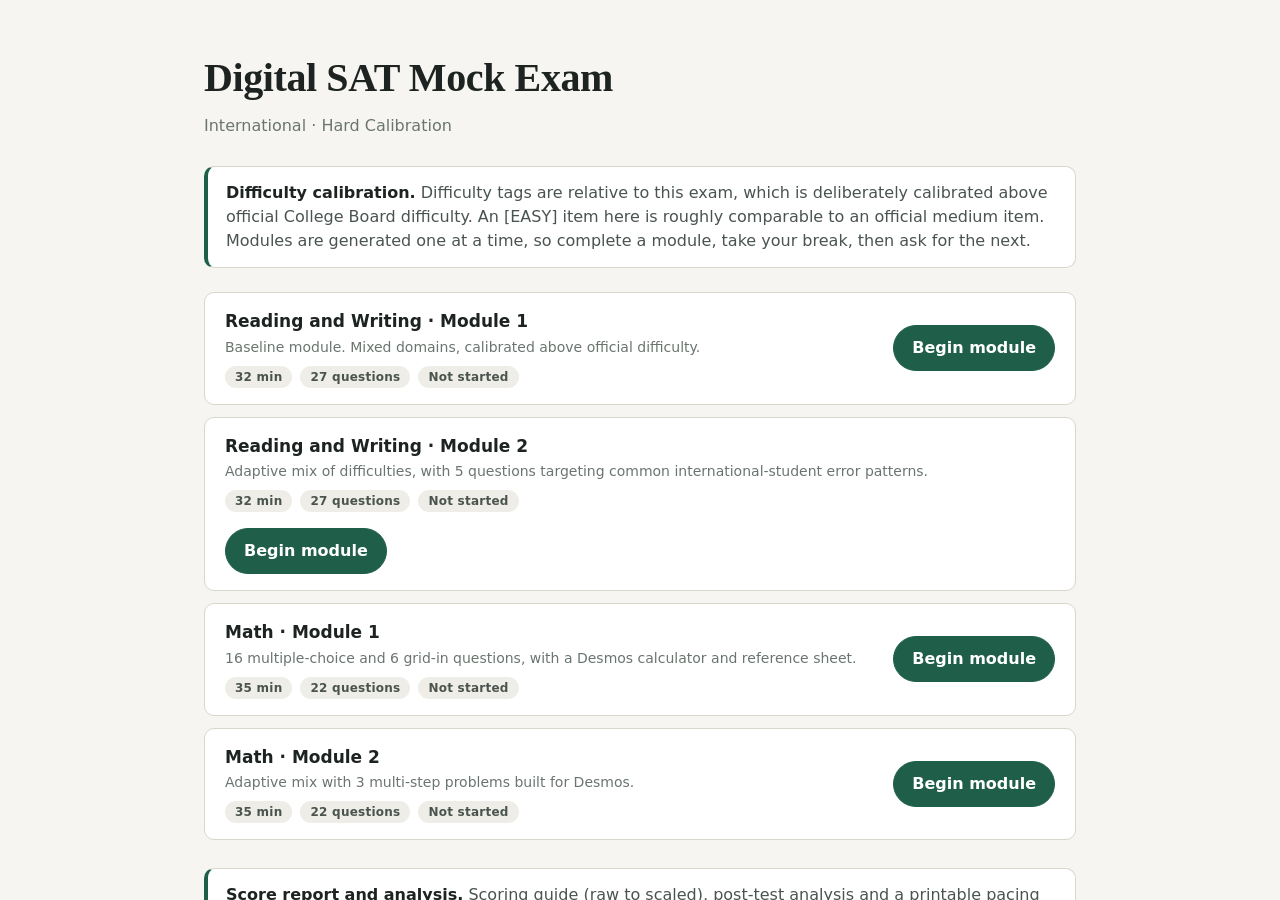
<file: index.html>
<!doctype html>
<html lang="en">
<head>
  <meta charset="utf-8">
  <meta name="viewport" content="width=device-width, initial-scale=1">
  <title>Digital SAT Mock Exam</title>
  <meta name="description" content="Full-length adaptive Digital SAT mock exam for international students, with timed modules, review and explanations.">
  <link rel="stylesheet" href="css/styles.css">
</head>
<body>
  <div id="app" aria-live="polite"><p style="padding:24px">Loading exam…</p></div>
  <noscript>This exam needs JavaScript.</noscript>
  <!-- data/bundle.js is generated by tools/build-bundle.mjs so the exam also works when opened from disk. -->
  <script src="data/bundle.js" onerror="void 0"></script>
  <script src="js/app.js"></script>
</body>
</html>
</file>
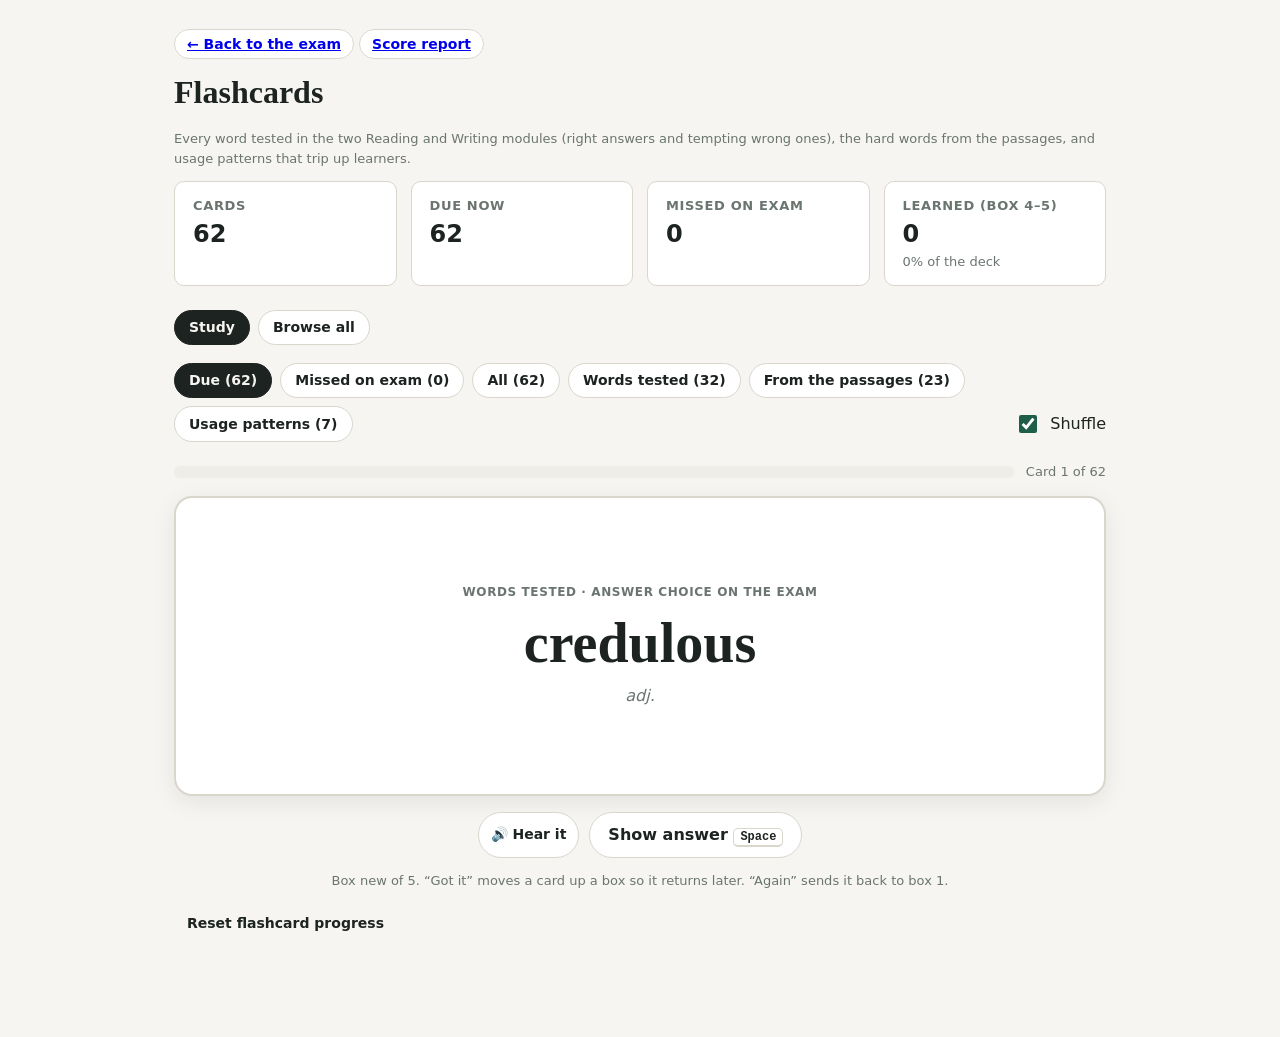
<file: flashcards.html>
<!doctype html>
<html lang="en">
<head>
  <meta charset="utf-8">
  <meta name="viewport" content="width=device-width, initial-scale=1">
  <title>SAT Vocabulary Flashcards</title>
  <meta name="description" content="Spaced-repetition flashcards for the vocabulary and usage patterns in the Digital SAT mock exam.">
  <link rel="stylesheet" href="css/styles.css">
</head>
<body class="report-page">
  <main id="cards" class="report" aria-live="polite"><p>Loading flashcards…</p></main>
  <noscript>This page needs JavaScript.</noscript>
  <script src="data/bundle.js" onerror="void 0"></script>
  <script src="js/scoring.js"></script>
  <script src="js/flashcards.js"></script>
</body>
</html>
</file>
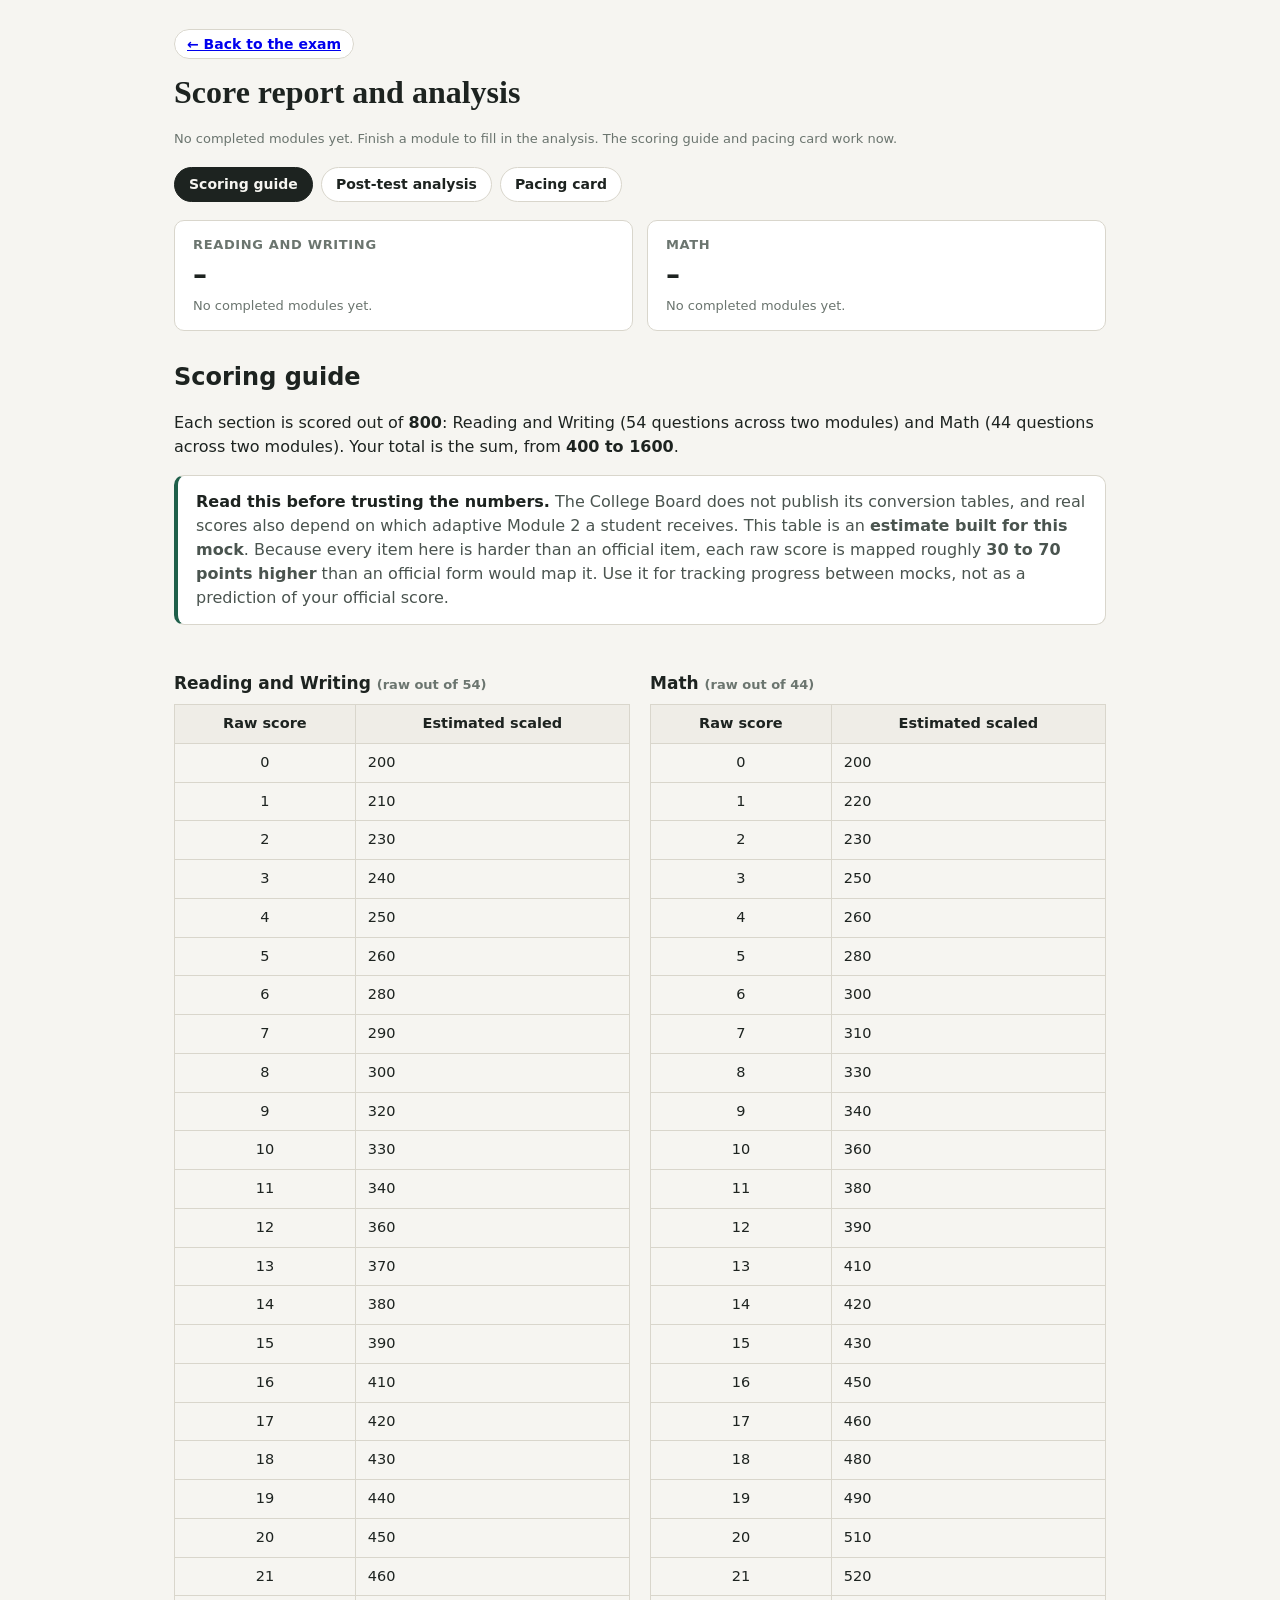
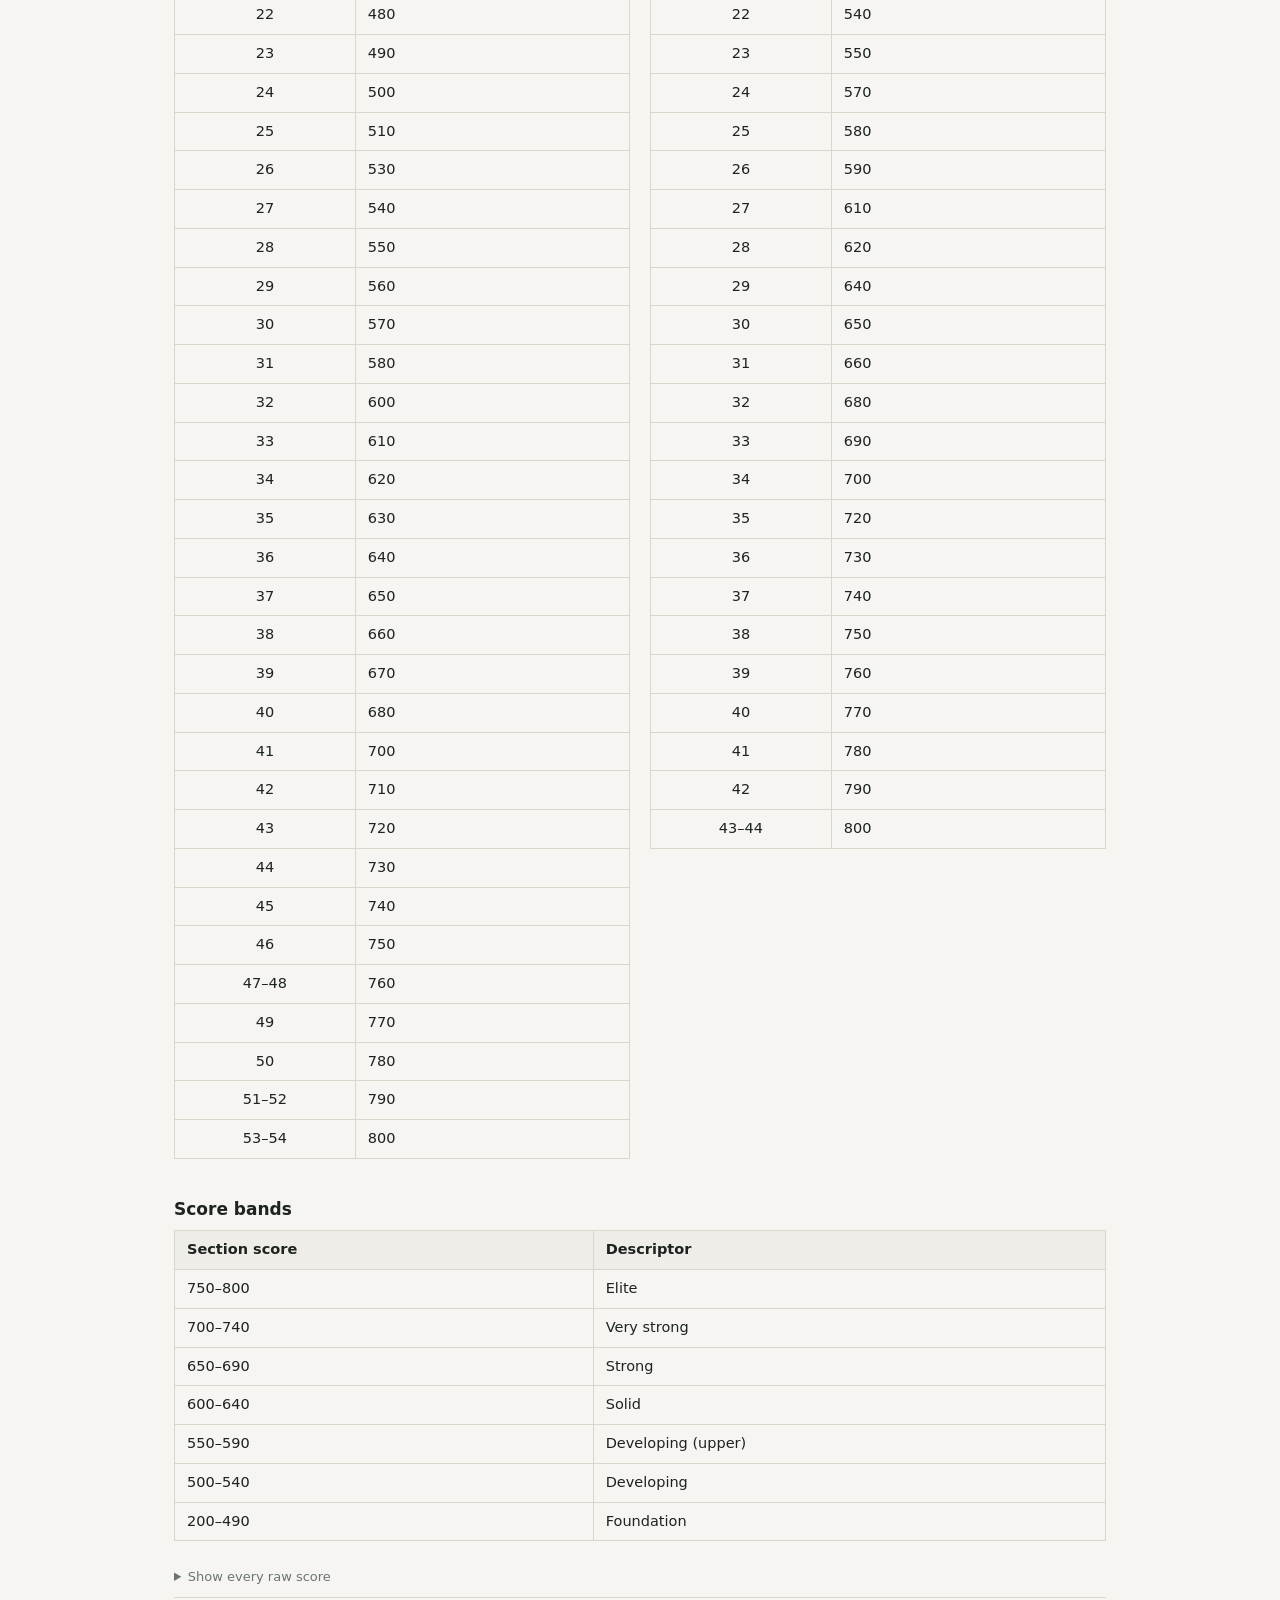
<file: report.html>
<!doctype html>
<html lang="en">
<head>
  <meta charset="utf-8">
  <meta name="viewport" content="width=device-width, initial-scale=1">
  <title>Score Report and Analysis</title>
  <meta name="description" content="Scoring guide, post-test analysis and printable pacing card for the Digital SAT mock exam.">
  <link rel="stylesheet" href="css/styles.css">
</head>
<body class="report-page">
  <main id="report" class="report" aria-live="polite"><p>Loading report…</p></main>
  <noscript>This report needs JavaScript.</noscript>
  <script src="data/bundle.js" onerror="void 0"></script>
  <script src="js/scoring.js"></script>
  <script src="js/report.js"></script>
</body>
</html>
</file>
<file: css/styles.css>
:root {
  --bg: #f6f5f1;
  --surface: #ffffff;
  --surface-2: #efede7;
  --ink: #1d2320;
  --ink-2: #4a544f;
  --ink-3: #6b756f;
  --line: #d9d6cc;
  --accent: #1f5f4a;
  --accent-ink: #ffffff;
  --accent-soft: #dcebe4;
  --flag: #b4530f;
  --flag-soft: #f8e6d6;
  --ok: #1f7a4d;
  --ok-soft: #dcf0e4;
  --bad: #a83232;
  --bad-soft: #f6dede;
  --focus: #1f5f4a;
  --serif: Georgia, "Source Serif Pro", "Times New Roman", serif;
  --sans: system-ui, -apple-system, "Segoe UI", Roboto, "Helvetica Neue", Arial, sans-serif;
  --radius: 10px;
  color-scheme: light;
}

@media (prefers-color-scheme: dark) {
  :root:not([data-theme="light"]) {
    --bg: #14181a;
    --surface: #1c2123;
    --surface-2: #252b2e;
    --ink: #e8ece9;
    --ink-2: #b4beb8;
    --ink-3: #93a09a;
    --line: #333b3e;
    --accent: #5fbf9a;
    --accent-ink: #0d1a15;
    --accent-soft: #1d3a2f;
    --flag: #e39a5b;
    --flag-soft: #3a2a1b;
    --ok: #62c48d;
    --ok-soft: #1a3527;
    --bad: #ee8a8a;
    --bad-soft: #3d2222;
    --focus: #5fbf9a;
    color-scheme: dark;
  }
}

:root[data-theme="dark"] {
  --bg: #14181a;
  --surface: #1c2123;
  --surface-2: #252b2e;
  --ink: #e8ece9;
  --ink-2: #b4beb8;
  --ink-3: #93a09a;
  --line: #333b3e;
  --accent: #5fbf9a;
  --accent-ink: #0d1a15;
  --accent-soft: #1d3a2f;
  --flag: #e39a5b;
  --flag-soft: #3a2a1b;
  --ok: #62c48d;
  --ok-soft: #1a3527;
  --bad: #ee8a8a;
  --bad-soft: #3d2222;
  --focus: #5fbf9a;
  color-scheme: dark;
}

* { box-sizing: border-box; }

html, body { height: 100%; }

body {
  margin: 0;
  background: var(--bg);
  color: var(--ink);
  font-family: var(--sans);
  font-size: 16px;
  line-height: 1.5;
  -webkit-font-smoothing: antialiased;
}

button { font: inherit; color: inherit; cursor: pointer; }
:focus-visible { outline: 3px solid var(--focus); outline-offset: 2px; border-radius: 6px; }

.sr-only {
  position: absolute; width: 1px; height: 1px; padding: 0; margin: -1px;
  overflow: hidden; clip: rect(0, 0, 0, 0); white-space: nowrap; border: 0;
}

.hidden { display: none !important; }

/* ---------- Buttons ---------- */
.btn {
  border: 1px solid var(--line);
  background: var(--surface);
  padding: 10px 18px;
  border-radius: 999px;
  font-weight: 600;
  transition: background 0.12s, border-color 0.12s, transform 0.05s;
}
.btn:hover { background: var(--surface-2); }
.btn:active { transform: translateY(1px); }
.btn:disabled { opacity: 0.45; cursor: not-allowed; }
.btn-primary { background: var(--accent); color: var(--accent-ink); border-color: var(--accent); }
.btn-primary:hover { background: var(--accent); filter: brightness(1.08); }
.btn-ghost { background: transparent; border-color: transparent; }
.btn-ghost:hover { background: var(--surface-2); }
.btn-sm { padding: 6px 12px; font-size: 14px; }

/* ---------- Layout shell ---------- */
#app { min-height: 100%; height: 100vh; display: flex; flex-direction: column; }
.screen { flex: 1; display: flex; flex-direction: column; min-height: 0; }
.screen.scroll { overflow-y: auto; }

/* ---------- Start screen ---------- */
.home {
  max-width: 920px; width: 100%; margin: 0 auto; padding: 48px 24px 64px;
}
.home h1 { font-family: var(--serif); font-size: clamp(28px, 4vw, 40px); margin: 0 0 6px; letter-spacing: -0.01em; }
.home .edition { color: var(--ink-3); margin: 0 0 28px; font-weight: 500; }
.callout {
  background: var(--surface); border: 1px solid var(--line); border-left: 4px solid var(--accent);
  border-radius: var(--radius); padding: 14px 18px; margin-bottom: 24px; color: var(--ink-2);
}
.callout strong { color: var(--ink); }
.module-list { display: grid; gap: 12px; margin: 0 0 28px; padding: 0; list-style: none; }
.module-card {
  background: var(--surface); border: 1px solid var(--line); border-radius: var(--radius);
  padding: 16px 20px; display: flex; gap: 16px; align-items: center; justify-content: space-between; flex-wrap: wrap;
}
.module-card.locked { opacity: 0.7; }
.module-card h3 { margin: 0 0 2px; font-size: 17px; }
.module-card p { margin: 0; color: var(--ink-3); font-size: 14px; }
.module-meta { display: flex; gap: 8px; flex-wrap: wrap; margin-top: 8px; }
.card-actions { display: flex; gap: 8px; flex-wrap: wrap; }
.chip {
  display: inline-block; padding: 2px 10px; border-radius: 999px; font-size: 12px; font-weight: 700;
  background: var(--surface-2); color: var(--ink-2); letter-spacing: 0.02em;
}
.chip.done { background: var(--ok-soft); color: var(--ok); }
.chip.progress { background: var(--flag-soft); color: var(--flag); }
.chip.pending { background: var(--surface-2); color: var(--ink-3); }
.settings {
  background: var(--surface); border: 1px solid var(--line); border-radius: var(--radius); padding: 16px 20px; margin-bottom: 24px;
}
.settings h2 { margin: 0 0 10px; font-size: 14px; text-transform: uppercase; letter-spacing: 0.06em; color: var(--ink-3); }
.setting-row { display: flex; align-items: center; gap: 10px; padding: 6px 0; }
.setting-row input { width: 18px; height: 18px; accent-color: var(--accent); }
.tips { color: var(--ink-2); font-size: 14px; padding-left: 18px; margin: 8px 0 0; }
kbd {
  font-family: ui-monospace, "Cascadia Mono", Consolas, monospace; font-size: 12px;
  border: 1px solid var(--line); border-bottom-width: 2px; border-radius: 5px; padding: 1px 6px; background: var(--surface);
}

/* ---------- Test screen ---------- */
.topbar {
  display: grid; grid-template-columns: 1fr auto 1fr; align-items: center; gap: 12px;
  padding: 10px 20px; background: var(--surface); border-bottom: 1px solid var(--line);
}
.topbar .title { font-weight: 700; font-size: 15px; }
.topbar .title small { display: block; font-weight: 500; color: var(--ink-3); font-size: 12px; }
.timer-wrap { display: flex; flex-direction: column; align-items: center; }
.timer {
  font-variant-numeric: tabular-nums; font-size: 22px; font-weight: 700; letter-spacing: 0.02em;
}
.timer.low { color: var(--bad); }
.timer-toggle { font-size: 12px; color: var(--ink-3); background: none; border: 0; padding: 0; text-decoration: underline; }
.topbar .right { display: flex; justify-content: flex-end; gap: 8px; }

.workspace {
  flex: 1; min-height: 0; display: grid; grid-template-columns: 1fr 1fr; background: var(--bg);
}
.pane { overflow-y: auto; padding: 28px clamp(20px, 3vw, 44px); }
.pane-passage { background: var(--surface); border-right: 1px solid var(--line); }
.workspace.single { grid-template-columns: minmax(0, 760px); justify-content: center; }
.workspace.single .pane-passage { display: none; }

.passage { font-family: var(--serif); font-size: 18px; line-height: 1.7; max-width: 62ch; }
.passage p { margin: 0 0 1em; }
.passage u { text-decoration-thickness: 2px; text-underline-offset: 3px; }
.passage ul { padding-left: 1.2em; margin: 0.4em 0; }
.passage li { margin-bottom: 0.4em; }

.table-wrap { overflow-x: auto; margin: 18px 0; font-family: var(--sans); }
.table-wrap caption { text-align: left; font-weight: 700; padding: 0 0 8px; font-size: 15px; caption-side: top; }
table.data { border-collapse: collapse; width: 100%; font-size: 14.5px; }
table.data th, table.data td { border: 1px solid var(--line); padding: 8px 12px; text-align: left; }
table.data th { background: var(--surface-2); }
table.data td:not(:first-child) { text-align: right; font-variant-numeric: tabular-nums; }

.chart { margin: 18px 0; font-family: var(--sans); }
.chart svg { width: 100%; height: auto; max-width: 560px; display: block; }
.chart .chart-title { font-weight: 700; font-size: 15px; margin-bottom: 8px; }
.chart .axis-text { fill: var(--ink-2); font-size: 12px; }
.chart .grid-line { stroke: var(--line); stroke-width: 1; }
.chart .s0 { fill: #7d8f88; }
.chart .s1 { fill: var(--accent); }
.chart .legend-row { display: flex; gap: 16px; font-size: 13px; margin-top: 6px; color: var(--ink-2); }
.chart .swatch { display: inline-block; width: 12px; height: 12px; border-radius: 3px; margin-right: 6px; vertical-align: -1px; }

.q-head { display: flex; align-items: center; gap: 12px; margin-bottom: 14px; flex-wrap: wrap; }
.q-num {
  background: var(--ink); color: var(--bg); font-weight: 700; padding: 4px 12px; border-radius: 6px; font-size: 15px;
}
.flag-btn {
  border: 1px solid var(--line); background: var(--surface); border-radius: 6px; padding: 4px 12px;
  font-size: 13px; font-weight: 600; display: inline-flex; align-items: center; gap: 6px;
}
.flag-btn[aria-pressed="true"] { background: var(--flag-soft); border-color: var(--flag); color: var(--flag); }
.elim-toggle { margin-left: auto; }
.elim-toggle[aria-pressed="true"] { background: var(--accent-soft); border-color: var(--accent); color: var(--accent); }

.q-prompt { font-size: 18px; font-weight: 500; margin: 0 0 18px; }
.choices { list-style: none; margin: 0; padding: 0; display: grid; gap: 10px; }
.choice-row { display: flex; gap: 8px; align-items: stretch; }
.choice {
  flex: 1; display: flex; gap: 14px; align-items: flex-start; text-align: left;
  border: 2px solid var(--line); background: var(--surface); border-radius: var(--radius);
  padding: 12px 16px; font-size: 16.5px; line-height: 1.45; transition: border-color 0.1s, background 0.1s;
}
.choice:hover { border-color: var(--ink-3); }
.choice .letter {
  flex: none; width: 30px; height: 30px; border-radius: 50%; border: 2px solid var(--ink-2);
  display: grid; place-items: center; font-weight: 700; font-size: 14px; margin-top: 1px;
}
.choice[aria-checked="true"] { border-color: var(--accent); background: var(--accent-soft); }
.choice[aria-checked="true"] .letter { background: var(--accent); border-color: var(--accent); color: var(--accent-ink); }
.choice.eliminated .text { text-decoration: line-through; color: var(--ink-3); }
.choice.eliminated { opacity: 0.65; }
.elim-btn {
  flex: none; width: 38px; border: 1px solid var(--line); background: var(--surface); border-radius: 8px;
  font-size: 12px; font-weight: 700; color: var(--ink-3);
}
.elim-btn[aria-pressed="true"] { background: var(--surface-2); color: var(--ink); }
.no-elim .elim-btn { display: none; }

.bottombar {
  display: grid; grid-template-columns: 1fr auto 1fr; align-items: center; gap: 12px;
  padding: 10px 20px; background: var(--surface); border-top: 1px solid var(--line);
}
.nav-pill {
  background: var(--ink); color: var(--bg); border: 0; padding: 8px 18px; border-radius: 999px; font-weight: 700; font-size: 14px;
}
.bottombar .left { font-size: 13px; color: var(--ink-3); }
.bottombar .right { display: flex; justify-content: flex-end; gap: 8px; }

/* ---------- Question navigator / modal ---------- */
.overlay {
  position: fixed; inset: 0; background: rgba(0, 0, 0, 0.5); display: grid; place-items: center; padding: 20px; z-index: 50;
}
.modal {
  background: var(--surface); border-radius: 14px; width: min(640px, 100%); max-height: 88vh; overflow-y: auto;
  padding: 24px; box-shadow: 0 20px 60px rgba(0, 0, 0, 0.3);
}
.modal h2 { margin: 0 0 4px; font-size: 20px; }
.modal .sub { color: var(--ink-3); margin: 0 0 16px; font-size: 14px; }
.legend { display: flex; gap: 16px; flex-wrap: wrap; font-size: 13px; color: var(--ink-2); margin-bottom: 14px; }
.legend span { display: inline-flex; align-items: center; gap: 6px; }
.grid { display: grid; grid-template-columns: repeat(auto-fill, minmax(52px, 1fr)); gap: 8px; }
.qcell {
  position: relative; height: 48px; border-radius: 8px; border: 2px dashed var(--ink-3); background: var(--surface);
  font-weight: 700;
}
.qcell.answered { border-style: solid; border-color: var(--accent); background: var(--accent-soft); }
.qcell.current { outline: 3px solid var(--ink); outline-offset: 1px; }
.qcell .pin { position: absolute; top: -6px; right: -4px; font-size: 14px; color: var(--flag); }
.modal-actions { display: flex; justify-content: flex-end; gap: 10px; margin-top: 20px; flex-wrap: wrap; }
.warn { color: var(--flag); font-weight: 600; }

/* ---------- Break / results ---------- */
.center-card {
  max-width: 820px; width: 100%; margin: 0 auto; padding: 48px 24px 64px;
}
.break-banner {
  border: 2px solid var(--accent); background: var(--accent-soft); border-radius: 14px;
  padding: 22px 26px; margin-bottom: 24px;
}
.break-banner .rule { font-weight: 800; letter-spacing: 0.04em; font-size: 15px; }
.break-banner p { margin: 8px 0 0; }
.score-row { display: flex; gap: 14px; flex-wrap: wrap; margin-bottom: 24px; }
.stat {
  flex: 1 1 160px; background: var(--surface); border: 1px solid var(--line); border-radius: var(--radius); padding: 14px 18px;
}
.stat .k { color: var(--ink-3); font-size: 13px; font-weight: 600; text-transform: uppercase; letter-spacing: 0.05em; }
.stat .v { font-size: 28px; font-weight: 800; font-variant-numeric: tabular-nums; }
.bars { display: grid; gap: 10px; margin: 14px 0 26px; }
.bar-row { display: grid; grid-template-columns: 220px 1fr 64px; align-items: center; gap: 12px; font-size: 14px; }
.bar { height: 12px; border-radius: 999px; background: var(--surface-2); overflow: hidden; }
.bar > i { display: block; height: 100%; background: var(--accent); }
.section-title { font-size: 13px; text-transform: uppercase; letter-spacing: 0.06em; color: var(--ink-3); margin: 28px 0 8px; }

.review-toolbar { display: flex; gap: 8px; flex-wrap: wrap; margin: 12px 0 20px; }
.tab { border: 1px solid var(--line); background: var(--surface); border-radius: 999px; padding: 6px 14px; font-size: 14px; font-weight: 600; }
.tab[aria-pressed="true"] { background: var(--ink); color: var(--bg); border-color: var(--ink); }

.review-item {
  background: var(--surface); border: 1px solid var(--line); border-radius: 12px; padding: 20px 22px; margin-bottom: 18px;
}
.review-item.correct { border-left: 5px solid var(--ok); }
.review-item.incorrect { border-left: 5px solid var(--bad); }
.review-item.blank { border-left: 5px solid var(--ink-3); }
.review-head { display: flex; gap: 10px; align-items: center; flex-wrap: wrap; margin-bottom: 10px; }
.tag { font-size: 12px; font-weight: 800; padding: 2px 8px; border-radius: 4px; letter-spacing: 0.04em; }
.tag.EASY { background: var(--ok-soft); color: var(--ok); }
.tag.MEDIUM { background: var(--flag-soft); color: var(--flag); }
.tag.HARD { background: var(--bad-soft); color: var(--bad); }
.review-meta { color: var(--ink-3); font-size: 13px; }
.review-passage { font-family: var(--serif); font-size: 16px; line-height: 1.65; margin: 10px 0; color: var(--ink-2); }
.review-passage p { margin: 0 0 0.8em; }
.review-passage ul { padding-left: 1.2em; }
.review-choice { display: flex; gap: 10px; padding: 8px 12px; border-radius: 8px; margin: 6px 0; border: 1px solid var(--line); }
.review-choice.is-answer { background: var(--ok-soft); border-color: var(--ok); }
.review-choice.is-yours:not(.is-answer) { background: var(--bad-soft); border-color: var(--bad); }
.review-choice .why { color: var(--ink-2); font-size: 14px; margin-top: 4px; }
.review-choice .lt { font-weight: 800; }
.explain { background: var(--surface-2); border-radius: 8px; padding: 12px 14px; margin-top: 12px; font-size: 15px; }
.timing { font-size: 13px; color: var(--ink-3); margin-top: 10px; }
.timing .over { color: var(--bad); font-weight: 700; }

.continue-box {
  margin-top: 30px; padding: 18px 22px; border: 2px dashed var(--accent); border-radius: 12px; background: var(--accent-soft);
}
.continue-box code { background: var(--surface); padding: 1px 8px; border-radius: 5px; font-weight: 700; }

/* ---------- Math ---------- */
.math-passage { font-family: var(--sans); font-size: 17px; line-height: 1.6; }
.math-stem { font-size: 19px; line-height: 1.65; font-weight: 500; }
.q-prompt i, .choice .text i, .passage i, .explain i, .review-choice i, .ref-list i { font-family: var(--serif); }
.frac { display: inline-flex; flex-direction: column; align-items: center; vertical-align: middle; margin: 0 0.15em; line-height: 1.15; font-size: 0.95em; }
.frac > span:first-child { border-bottom: 1.5px solid currentColor; padding: 0 0.25em 0.05em; }
.frac > span:last-child { padding: 0.05em 0.25em 0; }
.sqrt { white-space: nowrap; }
.sqrt > span { border-top: 1.5px solid currentColor; padding: 0 0.1em; }
.math-passage svg.fig { max-width: 340px; width: 100%; height: auto; display: block; margin: 14px 0; color: var(--ink); }
.math-passage svg.fig text { fill: currentColor; font-family: var(--serif); font-size: 15px; font-style: italic; }
.steps { margin: 6px 0 0; padding-left: 1.3em; }
.steps li { margin: 4px 0; }

.grid-answer input {
  width: 190px; font: inherit; font-size: 24px; font-weight: 700; letter-spacing: 0.08em; text-align: center;
  padding: 10px 12px; border: 2px solid var(--ink-2); border-radius: var(--radius); background: var(--surface); color: var(--ink);
}
.grid-answer input:focus-visible { outline: 3px solid var(--focus); outline-offset: 2px; }

.calc-panel {
  position: fixed; right: 0; top: 58px; bottom: 58px; width: min(480px, 100vw); z-index: 40;
  background: var(--surface); border-left: 1px solid var(--line); box-shadow: -8px 0 30px rgba(0, 0, 0, 0.18);
  display: flex; flex-direction: column;
}
.calc-head { display: flex; align-items: center; justify-content: space-between; padding: 8px 12px; border-bottom: 1px solid var(--line); }
.calc-host { flex: 1; min-height: 0; }
.ref-list { padding-left: 1.2em; margin: 0; line-height: 1.8; }

@media (max-width: 860px) {
  .workspace { grid-template-columns: 1fr; grid-template-rows: auto 1fr; overflow-y: auto; }
  .workspace.single { grid-template-columns: 1fr; }
  .pane { overflow: visible; padding: 20px 18px; }
  .pane-passage { border-right: 0; border-bottom: 1px solid var(--line); }
  .topbar { grid-template-columns: 1fr auto; }
  .topbar .right { grid-column: 1 / -1; justify-content: flex-start; flex-wrap: wrap; }
  .calc-panel { top: 0; bottom: 0; }
  .bar-row { grid-template-columns: 130px 1fr 54px; }
  .bottombar .left { display: none; }
  .bottombar { grid-template-columns: 1fr auto; }
}

/* ---------- Report page ---------- */
.report { max-width: 980px; margin: 0 auto; padding: 32px 24px 80px; }
.report h1 { font-family: var(--serif); margin: 12px 0 4px; }
.report h2 { margin: 28px 0 10px; }
.report h3 { margin: 22px 0 8px; font-size: 17px; }
.report h3.inline { display: inline; margin: 0; }
.report details > summary { cursor: pointer; padding: 10px 0; border-bottom: 1px solid var(--line); }
.report details[open] > summary { margin-bottom: 12px; }
.report .tabs { display: flex; gap: 8px; margin: 18px 0; flex-wrap: wrap; }
.report .panel { margin-top: 8px; }
.report table.data { margin: 8px 0 16px; }
.report table.data td:not(:first-child) { text-align: left; }
.report table.conv td, .report table.conv th { text-align: center; }
.conv-grid { display: grid; grid-template-columns: repeat(auto-fit, minmax(260px, 1fr)); gap: 20px; margin: 12px 0; }
.vocab-form { display: flex; gap: 8px; flex-wrap: wrap; margin: 8px 0 12px; }
.vocab-form input { flex: 1 1 180px; font: inherit; padding: 8px 12px; border: 1px solid var(--line); border-radius: 8px; background: var(--surface); color: var(--ink); }
.vocab-list { padding-left: 1.2em; }
.priority li { margin-bottom: 14px; }
.pace td, .pace th { text-align: center !important; }
.pace td:first-child, .pace th:first-child { text-align: left !important; }

/* ---------- Flashcards ---------- */
.fc-progress { display: grid; grid-template-columns: 1fr auto; gap: 12px; align-items: center; margin: 4px 0 14px; }
.fc-card {
  display: flex; flex-direction: column; justify-content: center; align-items: center; gap: 12px;
  width: 100%; min-height: 300px; padding: 28px 24px; text-align: center;
  background: var(--surface); border: 2px solid var(--line); border-radius: 18px; box-shadow: 0 6px 24px rgba(0, 0, 0, 0.08);
  transition: border-color 0.12s, transform 0.12s;
}
.fc-card:hover { border-color: var(--ink-3); }
.fc-card.flipped { border-color: var(--accent); background: var(--accent-soft); }
.fc-tags { font-size: 12px; font-weight: 700; letter-spacing: 0.05em; text-transform: uppercase; color: var(--ink-3); }
.fc-front, .fc-back { display: flex; flex-direction: column; gap: 10px; align-items: center; max-width: 560px; }
.fc-word { font-family: var(--serif); font-size: clamp(34px, 7vw, 56px); font-weight: 700; line-height: 1.1; }
.fc-pos { color: var(--ink-3); font-style: italic; }
.fc-word-sm { font-family: var(--serif); font-size: 26px; font-weight: 700; }
.fc-word-sm i { font-size: 15px; font-weight: 400; color: var(--ink-3); }
.fc-def { font-size: 19px; line-height: 1.5; }
.fc-ex { font-family: var(--serif); font-style: italic; color: var(--ink-2); font-size: 17px; }
.fc-note { font-size: 14px; background: var(--surface); border-radius: 8px; padding: 8px 12px; color: var(--ink-2); }
.fc-src { font-size: 13px; color: var(--ink-3); }
.fc-actions { display: flex; gap: 10px; justify-content: center; flex-wrap: wrap; margin: 16px 0 6px; }
.fc-help { text-align: center; }
.fc-empty { text-align: center; padding: 48px 16px; background: var(--surface); border: 1px dashed var(--line); border-radius: 16px; }
.fc-search { width: 100%; font: inherit; padding: 10px 14px; margin: 6px 0 14px; border: 1px solid var(--line); border-radius: 10px; background: var(--surface); color: var(--ink); }
.fc-stats .stat .v { font-size: 24px; }

@media print {
  .topbar, .bottombar, .review-toolbar, .btn, .no-print { display: none !important; }
  body { background: #fff; color: #000; }
  body.print-pacing .panel:not(#panel-pacing) { display: none !important; }
  body.print-pacing #panel-pacing { display: block !important; }
  body.print-pacing .report { padding: 0; max-width: none; }
  table.data th, table.data td { border-color: #000; padding: 4px 8px; font-size: 12px; }
}
</file>
